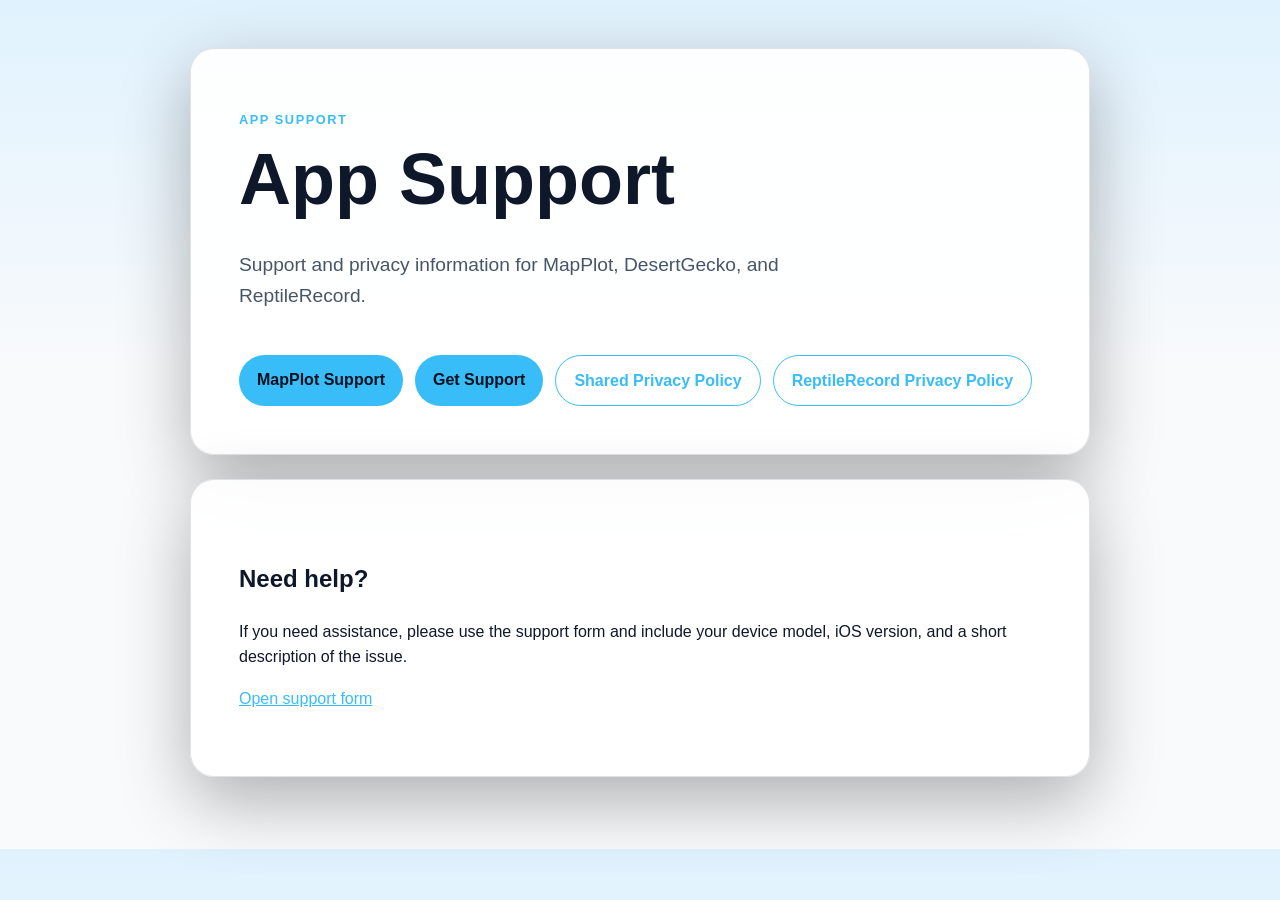
<file: index.html>
<!DOCTYPE html>
<html lang="en">
<head>
  <meta charset="UTF-8" />
  <meta name="viewport" content="width=device-width, initial-scale=1.0" />
  <title>App Support</title>
  <link rel="stylesheet" href="styles.css" />
</head>
<body>
  <main class="container">
    <section class="card hero">
      <p class="eyebrow">App Support</p>
      <h1>App Support</h1>
      <p class="lead">Support and privacy information for MapPlot, DesertGecko, and ReptileRecord.</p>
      <div class="actions">
        <a class="button" href="mapplot-support.html">MapPlot Support</a>
        <a class="button" href="support.html">Get Support</a>
        <a class="button secondary" href="privacy.html">Shared Privacy Policy</a>
        <a class="button secondary" href="reptilerecord-privacy.html">ReptileRecord Privacy Policy</a>
      </div>
    </section>

    <section class="card">
      <h2>Need help?</h2>
      <p>If you need assistance, please use the support form and include your device model, iOS version, and a short description of the issue.</p>
      <p><a href="support.html">Open support form</a></p>
    </section>
  </main>
</body>
</html>
</file>
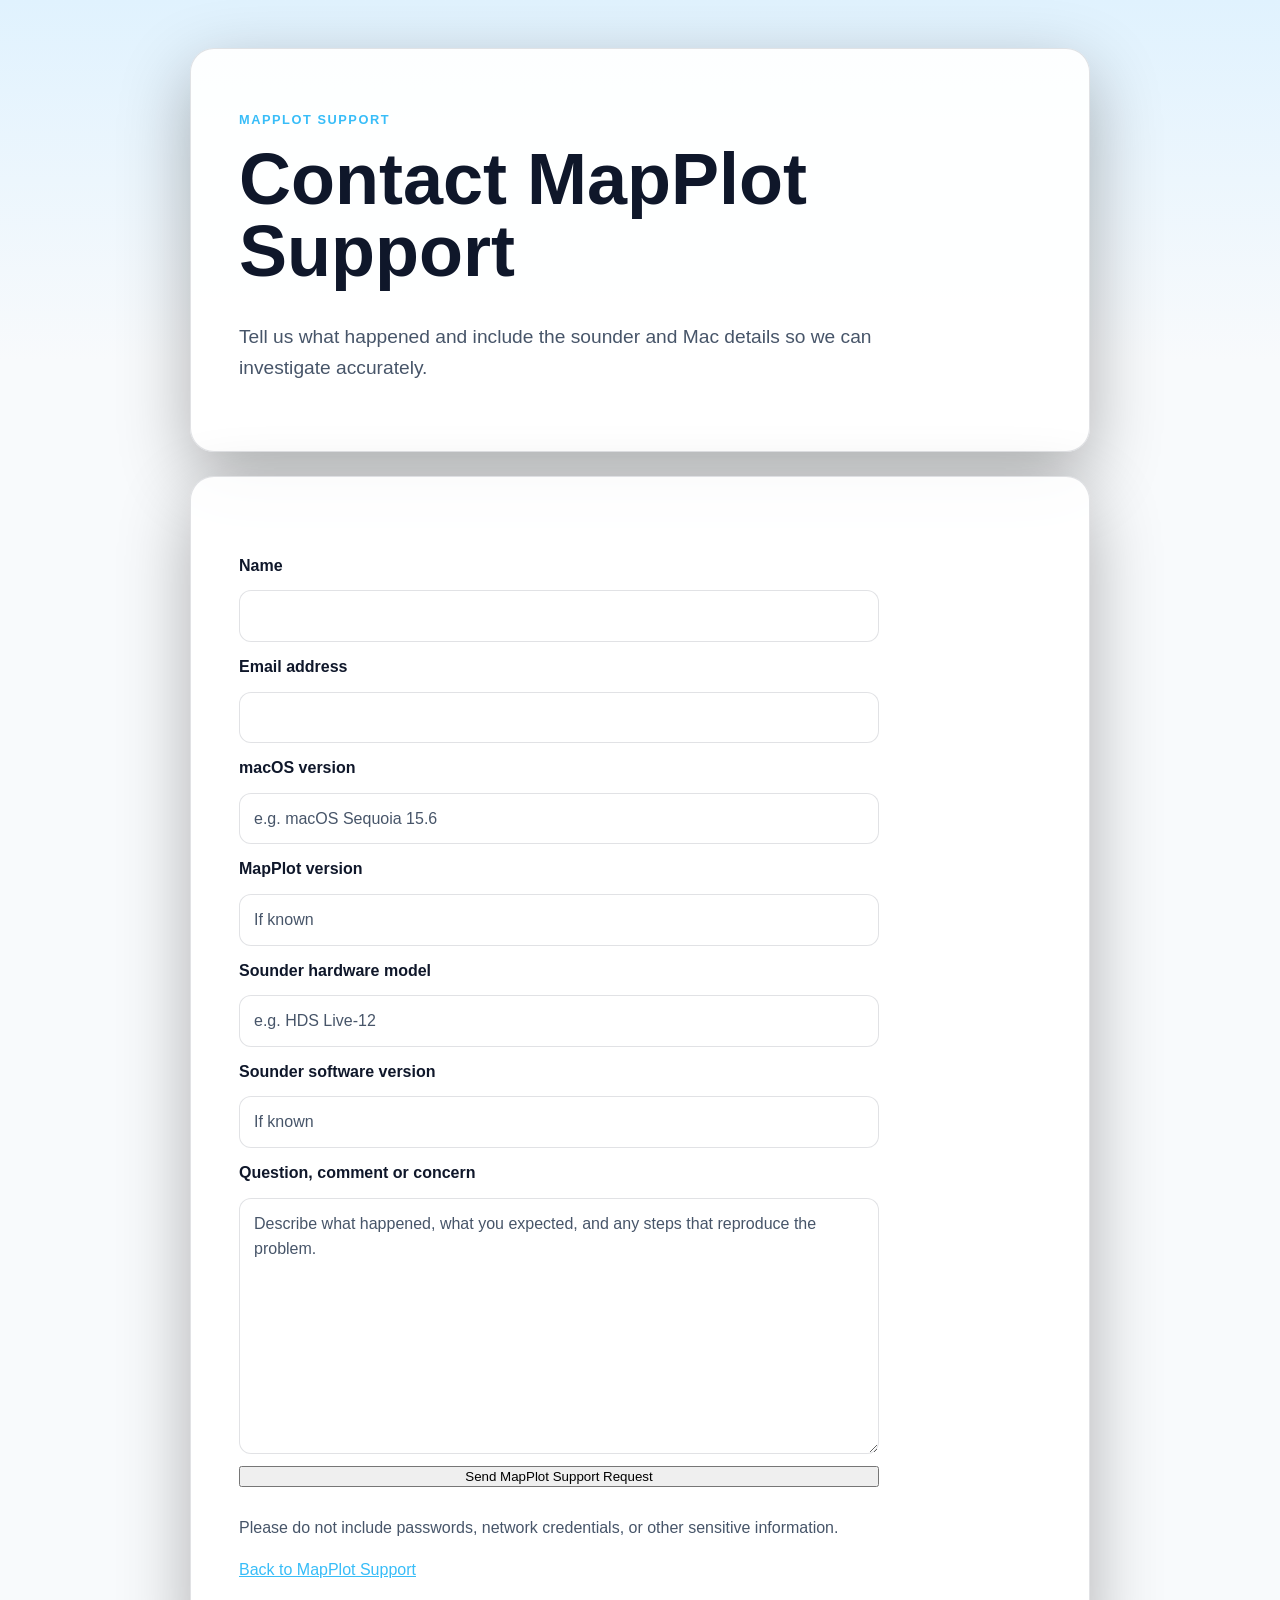
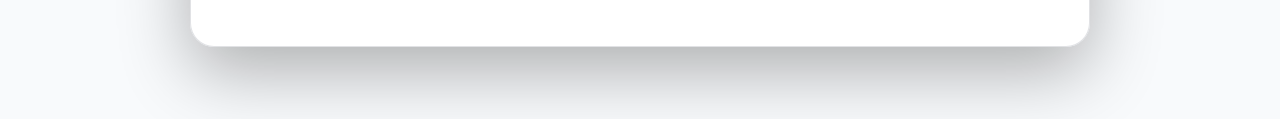
<file: mapplot-contact.html>
<!DOCTYPE html>
<html lang="en">
<head>
  <meta charset="UTF-8" />
  <meta name="viewport" content="width=device-width, initial-scale=1.0" />
  <title>Contact MapPlot Support</title>
  <link rel="stylesheet" href="styles.css" />
</head>
<body>
  <main class="container">
    <section class="card hero">
      <p class="eyebrow">MapPlot Support</p>
      <h1>Contact MapPlot Support</h1>
      <p class="lead">Tell us what happened and include the sounder and Mac details so we can investigate accurately.</p>
    </section>

    <section class="card">
      <form class="support-form" action="https://formsubmit.co/benderclaw01@gmail.com" method="POST">
        <input type="hidden" name="_subject" value="MapPlot support request" />
        <input type="hidden" name="_template" value="table" />
        <input type="hidden" name="_captcha" value="false" />
        <input type="hidden" name="_next" value="https://btu00.github.io/my-app-support/thanks.html" />
        <input type="hidden" name="app" value="MapPlot" />

        <label for="name">Name</label>
        <input id="name" name="name" type="text" autocomplete="name" required />

        <label for="email">Email address</label>
        <input id="email" name="email" type="email" autocomplete="email" required />

        <label for="macos_version">macOS version</label>
        <input id="macos_version" name="macos_version" type="text" placeholder="e.g. macOS Sequoia 15.6" required />

        <label for="mapplot_version">MapPlot version</label>
        <input id="mapplot_version" name="mapplot_version" type="text" placeholder="If known" />

        <label for="sounder_model">Sounder hardware model</label>
        <input id="sounder_model" name="sounder_model" type="text" placeholder="e.g. HDS Live-12" />

        <label for="sounder_software_version">Sounder software version</label>
        <input id="sounder_software_version" name="sounder_software_version" type="text" placeholder="If known" />

        <label for="message">Question, comment or concern</label>
        <textarea id="message" name="message" rows="9" required placeholder="Describe what happened, what you expected, and any steps that reproduce the problem."></textarea>

        <button type="submit">Send MapPlot Support Request</button>
      </form>
      <p class="note">Please do not include passwords, network credentials, or other sensitive information.</p>
      <p><a href="mapplot-support.html">Back to MapPlot Support</a></p>
    </section>
  </main>
</body>
</html>
</file>
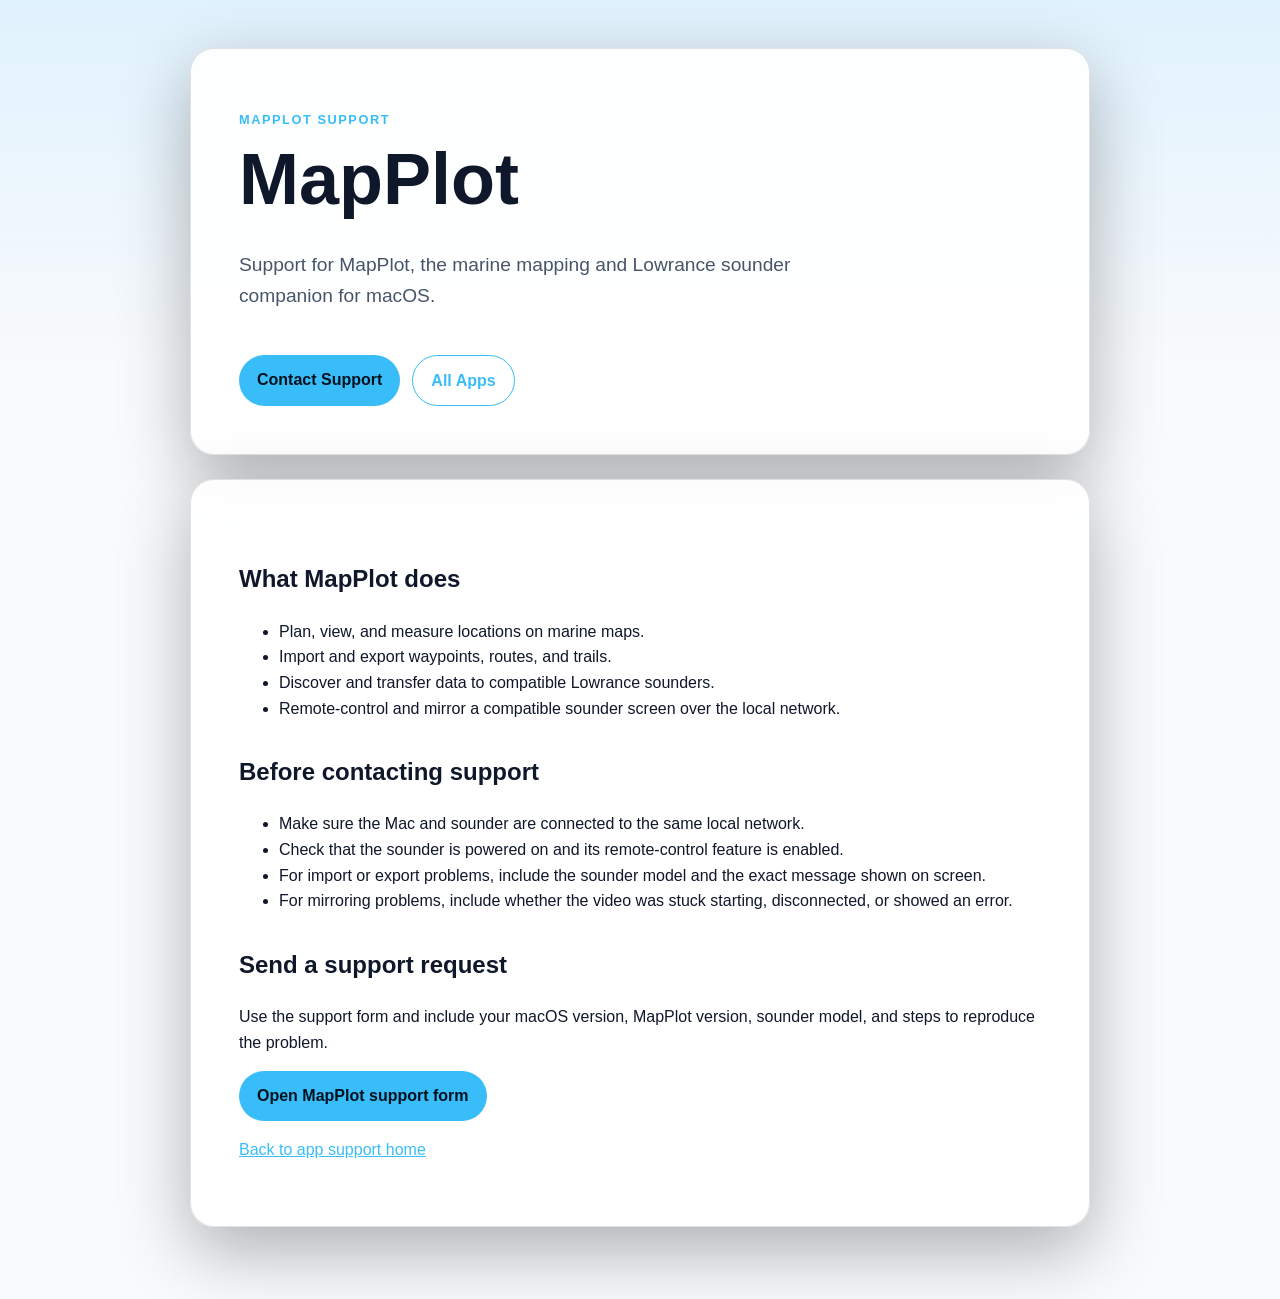
<file: mapplot-support.html>
<!DOCTYPE html>
<html lang="en">
<head>
  <meta charset="UTF-8" />
  <meta name="viewport" content="width=device-width, initial-scale=1.0" />
  <title>MapPlot Support</title>
  <link rel="stylesheet" href="styles.css" />
</head>
<body>
  <main class="container">
    <section class="card hero">
      <p class="eyebrow">MapPlot Support</p>
      <h1>MapPlot</h1>
      <p class="lead">Support for MapPlot, the marine mapping and Lowrance sounder companion for macOS.</p>
      <div class="actions">
        <a class="button" href="mapplot-contact.html">Contact Support</a>
        <a class="button secondary" href="index.html">All Apps</a>
      </div>
    </section>

    <section class="card">
      <h2>What MapPlot does</h2>
      <ul>
        <li>Plan, view, and measure locations on marine maps.</li>
        <li>Import and export waypoints, routes, and trails.</li>
        <li>Discover and transfer data to compatible Lowrance sounders.</li>
        <li>Remote-control and mirror a compatible sounder screen over the local network.</li>
      </ul>

      <h2>Before contacting support</h2>
      <ul>
        <li>Make sure the Mac and sounder are connected to the same local network.</li>
        <li>Check that the sounder is powered on and its remote-control feature is enabled.</li>
        <li>For import or export problems, include the sounder model and the exact message shown on screen.</li>
        <li>For mirroring problems, include whether the video was stuck starting, disconnected, or showed an error.</li>
      </ul>

      <h2>Send a support request</h2>
      <p>Use the support form and include your macOS version, MapPlot version, sounder model, and steps to reproduce the problem.</p>
      <p><a class="button" href="mapplot-contact.html">Open MapPlot support form</a></p>
      <p><a href="index.html">Back to app support home</a></p>
    </section>
  </main>
</body>
</html>
</file>
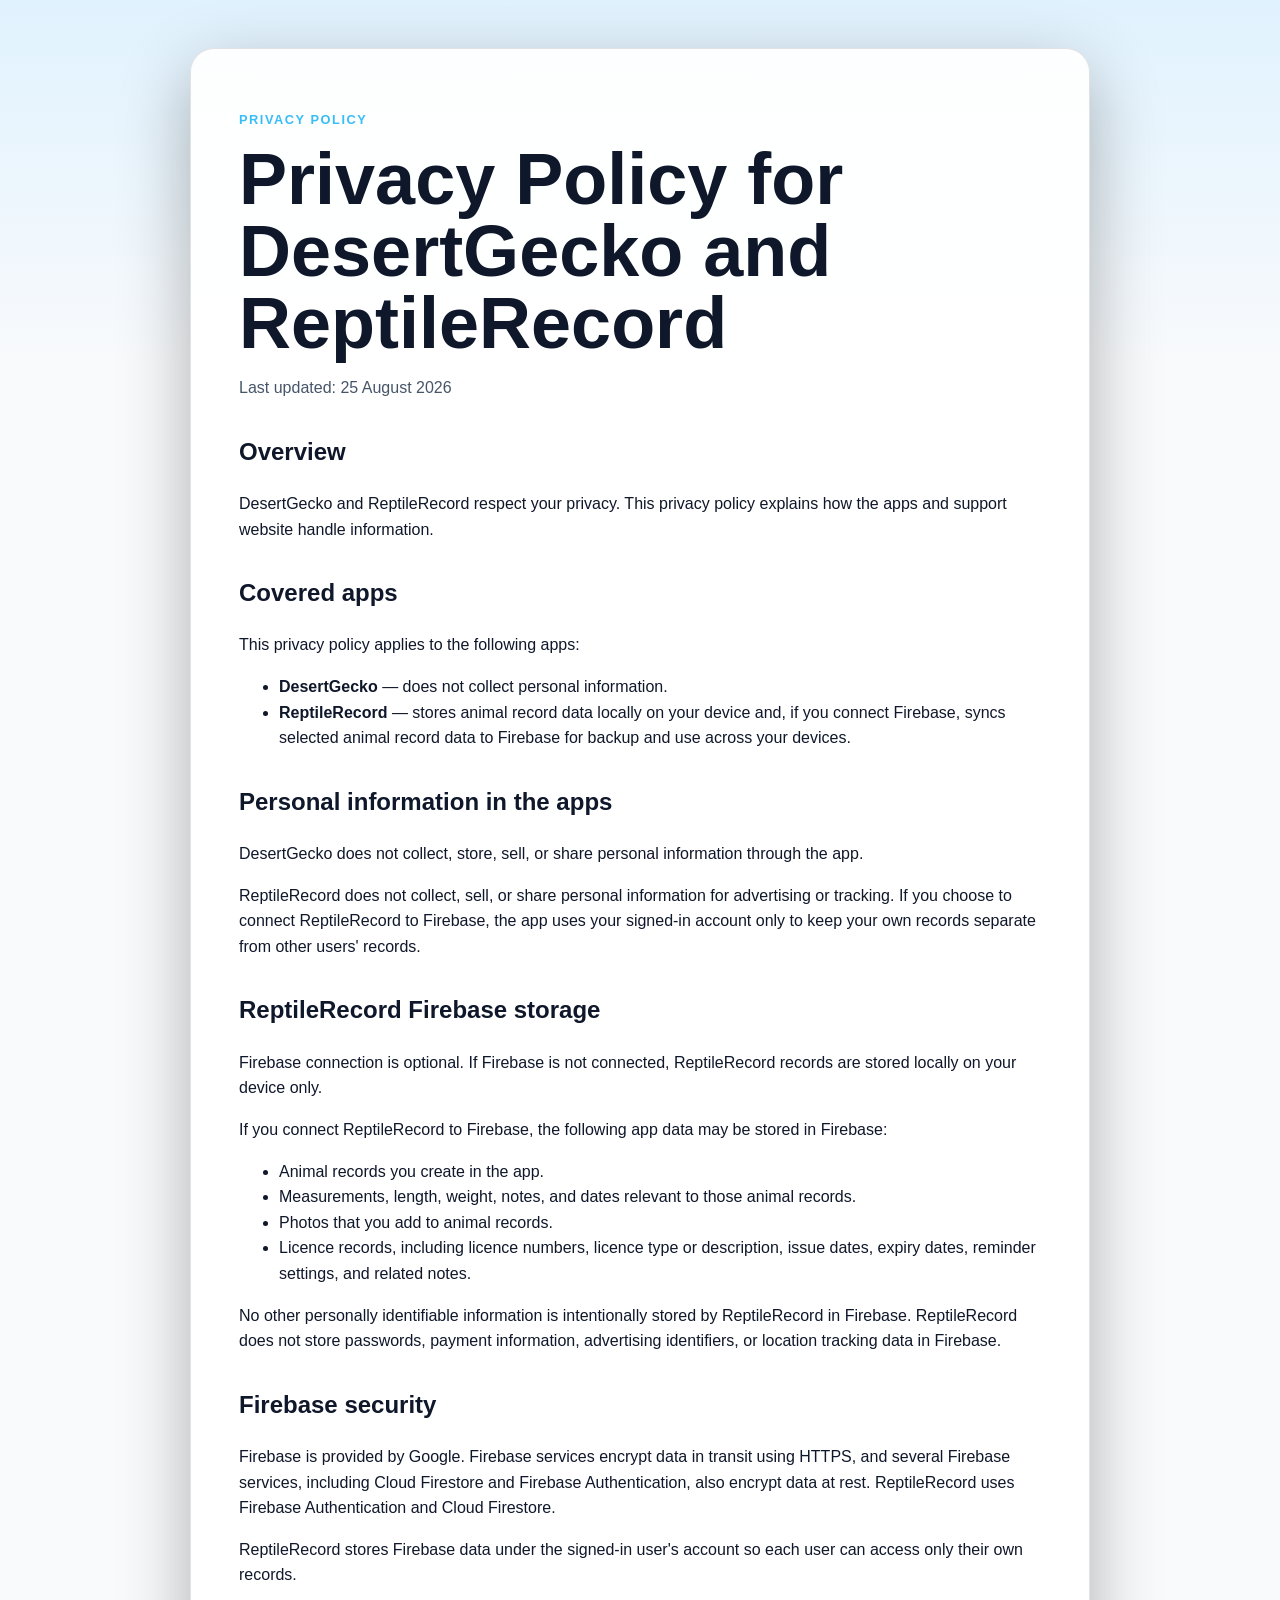
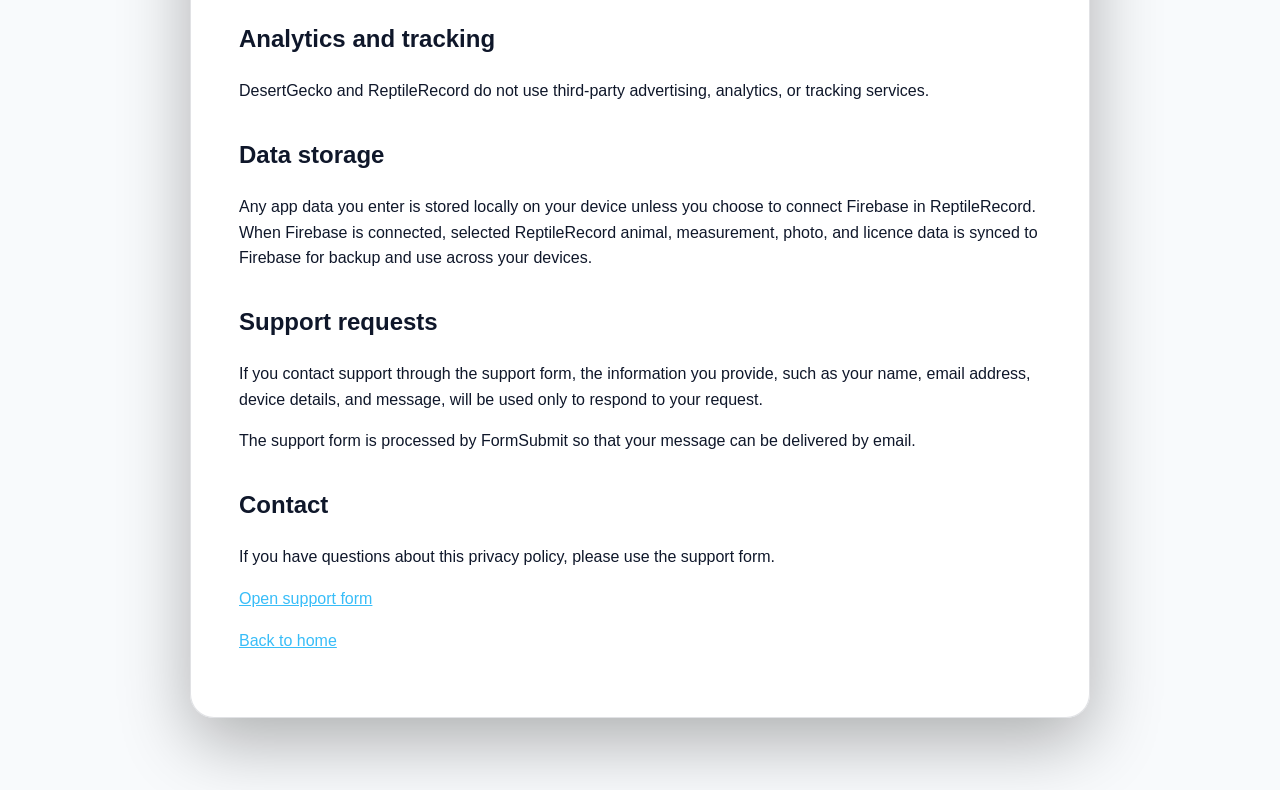
<file: privacy.html>
<!DOCTYPE html>
<html lang="en">
<head>
  <meta charset="UTF-8" />
  <meta name="viewport" content="width=device-width, initial-scale=1.0" />
  <title>Privacy Policy - Apps by Brett</title>
  <link rel="stylesheet" href="styles.css" />
</head>
<body>
  <main class="container">
    <section class="card">
      <p class="eyebrow">Privacy Policy</p>
      <h1>Privacy Policy for DesertGecko and ReptileRecord</h1>
      <p class="updated">Last updated: 25 August 2026</p>

      <h2>Overview</h2>
      <p>DesertGecko and ReptileRecord respect your privacy. This privacy policy explains how the apps and support website handle information.</p>

      <h2>Covered apps</h2>
      <p>This privacy policy applies to the following apps:</p>
      <ul>
        <li><strong>DesertGecko</strong> — does not collect personal information.</li>
        <li><strong>ReptileRecord</strong> — stores animal record data locally on your device and, if you connect Firebase, syncs selected animal record data to Firebase for backup and use across your devices.</li>
      </ul>

      <h2>Personal information in the apps</h2>
      <p>DesertGecko does not collect, store, sell, or share personal information through the app.</p>
      <p>ReptileRecord does not collect, sell, or share personal information for advertising or tracking. If you choose to connect ReptileRecord to Firebase, the app uses your signed-in account only to keep your own records separate from other users' records.</p>

      <h2>ReptileRecord Firebase storage</h2>
      <p>Firebase connection is optional. If Firebase is not connected, ReptileRecord records are stored locally on your device only.</p>
      <p>If you connect ReptileRecord to Firebase, the following app data may be stored in Firebase:</p>
      <ul>
        <li>Animal records you create in the app.</li>
        <li>Measurements, length, weight, notes, and dates relevant to those animal records.</li>
        <li>Photos that you add to animal records.</li>
        <li>Licence records, including licence numbers, licence type or description, issue dates, expiry dates, reminder settings, and related notes.</li>
      </ul>
      <p>No other personally identifiable information is intentionally stored by ReptileRecord in Firebase. ReptileRecord does not store passwords, payment information, advertising identifiers, or location tracking data in Firebase.</p>

      <h2>Firebase security</h2>
      <p>Firebase is provided by Google. Firebase services encrypt data in transit using HTTPS, and several Firebase services, including Cloud Firestore and Firebase Authentication, also encrypt data at rest. ReptileRecord uses Firebase Authentication and Cloud Firestore.</p>
      <p>ReptileRecord stores Firebase data under the signed-in user's account so each user can access only their own records.</p>

      <h2>Analytics and tracking</h2>
      <p>DesertGecko and ReptileRecord do not use third-party advertising, analytics, or tracking services.</p>

      <h2>Data storage</h2>
      <p>Any app data you enter is stored locally on your device unless you choose to connect Firebase in ReptileRecord. When Firebase is connected, selected ReptileRecord animal, measurement, photo, and licence data is synced to Firebase for backup and use across your devices.</p>

      <h2>Support requests</h2>
      <p>If you contact support through the support form, the information you provide, such as your name, email address, device details, and message, will be used only to respond to your request.</p>
      <p>The support form is processed by FormSubmit so that your message can be delivered by email.</p>

      <h2>Contact</h2>
      <p>If you have questions about this privacy policy, please use the support form.</p>
      <p><a href="support.html">Open support form</a></p>

      <p><a href="index.html">Back to home</a></p>
    </section>
  </main>
</body>
</html>
</file>
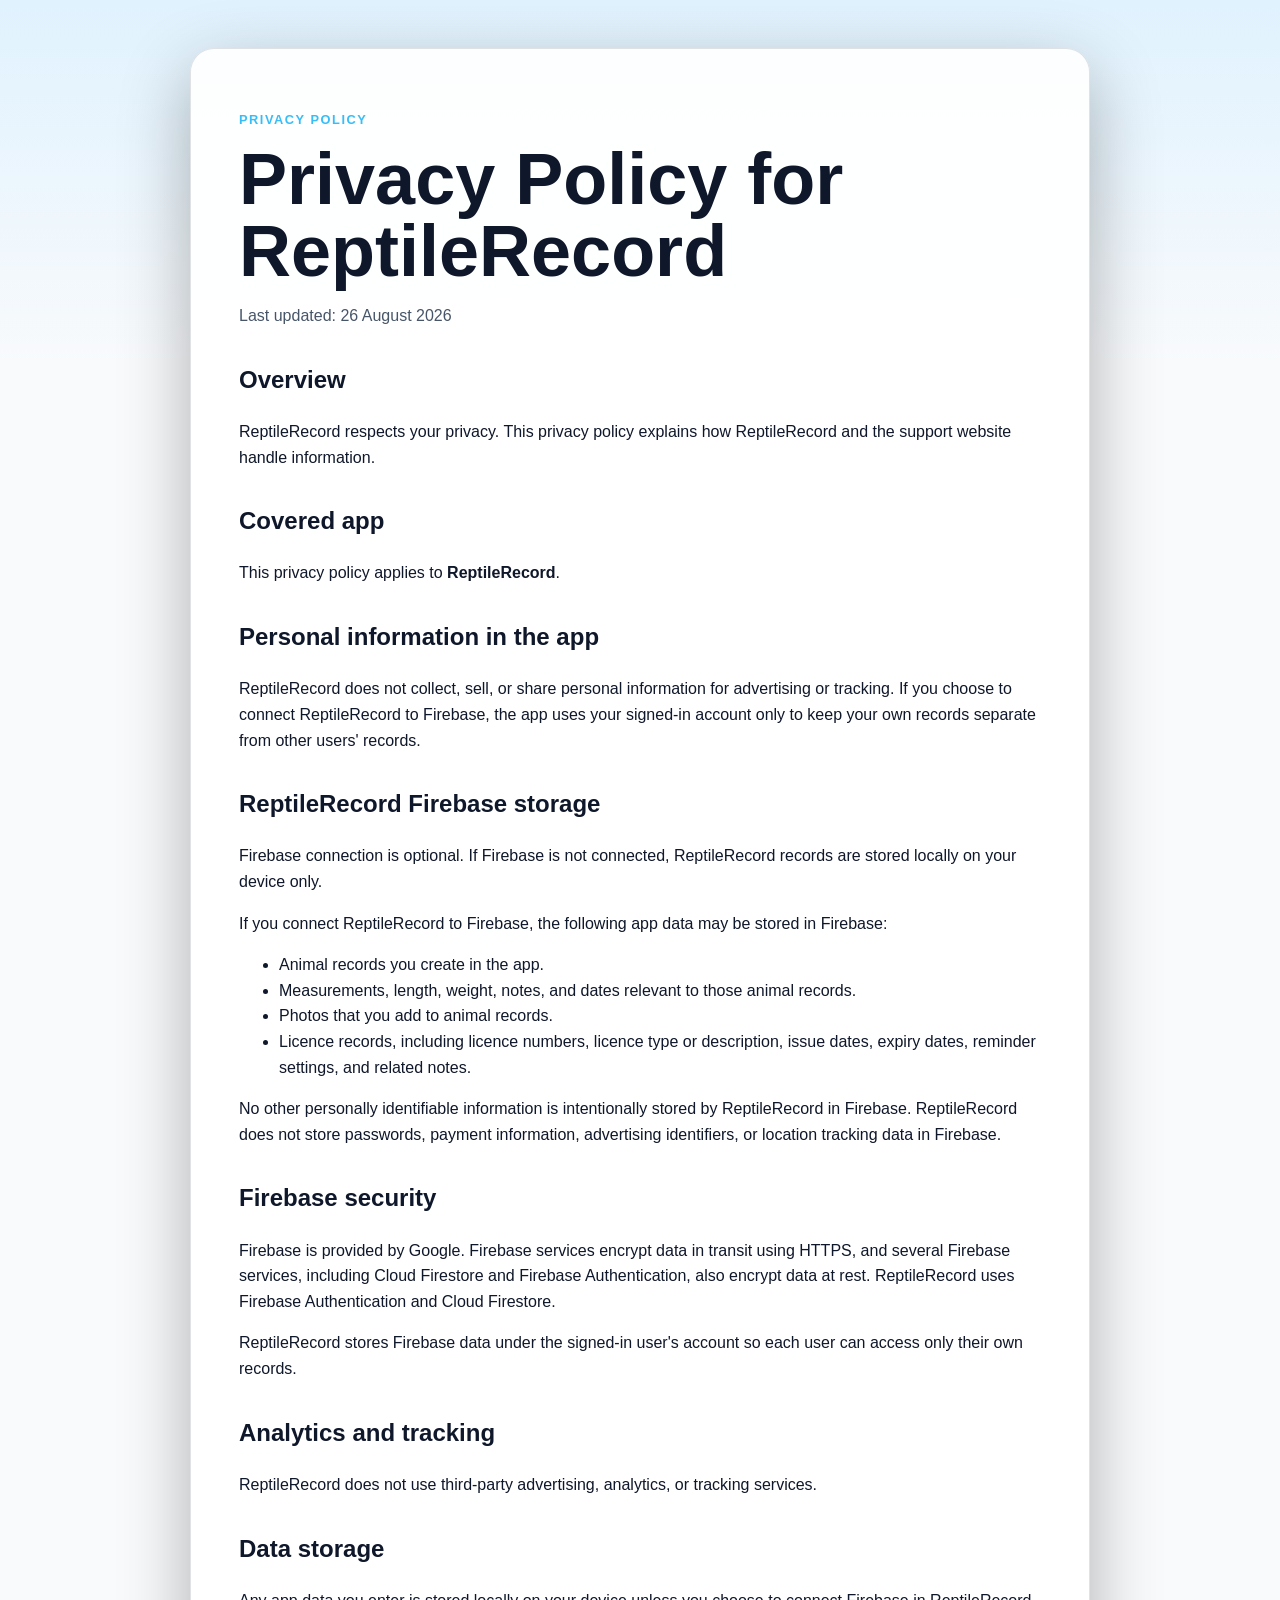
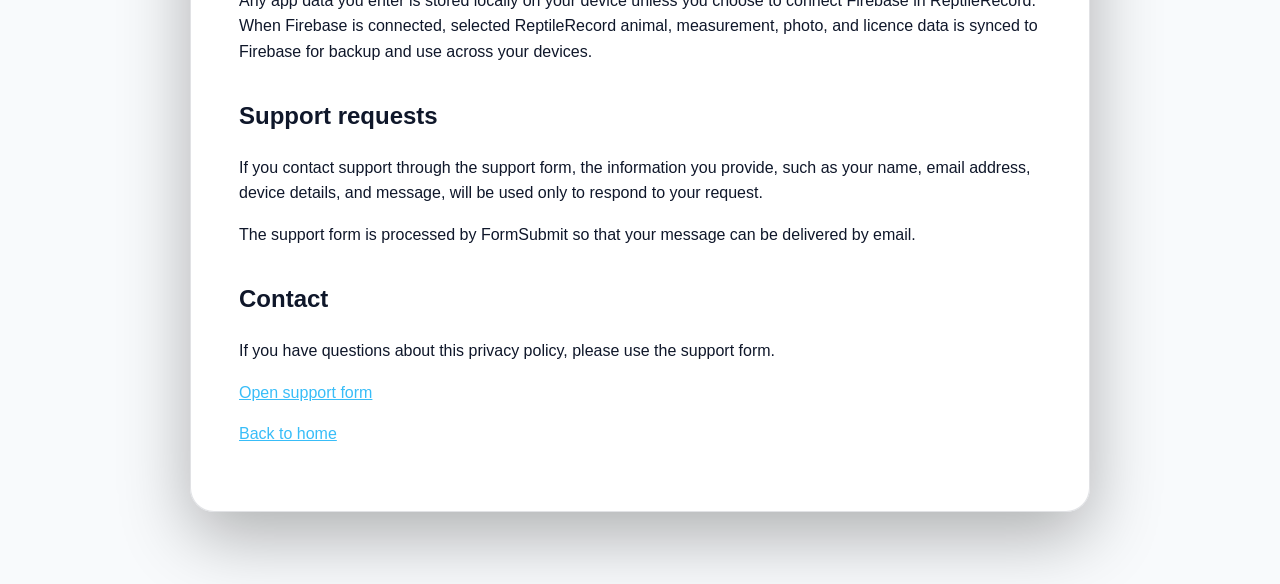
<file: reptilerecord-privacy.html>
<!DOCTYPE html>
<html lang="en">
<head>
  <meta charset="UTF-8" />
  <meta name="viewport" content="width=device-width, initial-scale=1.0" />
  <title>Privacy Policy - ReptileRecord</title>
  <link rel="stylesheet" href="styles.css" />
</head>
<body>
  <main class="container">
    <section class="card">
      <p class="eyebrow">Privacy Policy</p>
      <h1>Privacy Policy for ReptileRecord</h1>
      <p class="updated">Last updated: 26 August 2026</p>

      <h2>Overview</h2>
      <p>ReptileRecord respects your privacy. This privacy policy explains how ReptileRecord and the support website handle information.</p>

      <h2>Covered app</h2>
      <p>This privacy policy applies to <strong>ReptileRecord</strong>.</p>

      <h2>Personal information in the app</h2>
      <p>ReptileRecord does not collect, sell, or share personal information for advertising or tracking. If you choose to connect ReptileRecord to Firebase, the app uses your signed-in account only to keep your own records separate from other users' records.</p>

      <h2>ReptileRecord Firebase storage</h2>
      <p>Firebase connection is optional. If Firebase is not connected, ReptileRecord records are stored locally on your device only.</p>
      <p>If you connect ReptileRecord to Firebase, the following app data may be stored in Firebase:</p>
      <ul>
        <li>Animal records you create in the app.</li>
        <li>Measurements, length, weight, notes, and dates relevant to those animal records.</li>
        <li>Photos that you add to animal records.</li>
        <li>Licence records, including licence numbers, licence type or description, issue dates, expiry dates, reminder settings, and related notes.</li>
      </ul>
      <p>No other personally identifiable information is intentionally stored by ReptileRecord in Firebase. ReptileRecord does not store passwords, payment information, advertising identifiers, or location tracking data in Firebase.</p>

      <h2>Firebase security</h2>
      <p>Firebase is provided by Google. Firebase services encrypt data in transit using HTTPS, and several Firebase services, including Cloud Firestore and Firebase Authentication, also encrypt data at rest. ReptileRecord uses Firebase Authentication and Cloud Firestore.</p>
      <p>ReptileRecord stores Firebase data under the signed-in user's account so each user can access only their own records.</p>

      <h2>Analytics and tracking</h2>
      <p>ReptileRecord does not use third-party advertising, analytics, or tracking services.</p>

      <h2>Data storage</h2>
      <p>Any app data you enter is stored locally on your device unless you choose to connect Firebase in ReptileRecord. When Firebase is connected, selected ReptileRecord animal, measurement, photo, and licence data is synced to Firebase for backup and use across your devices.</p>

      <h2>Support requests</h2>
      <p>If you contact support through the support form, the information you provide, such as your name, email address, device details, and message, will be used only to respond to your request.</p>
      <p>The support form is processed by FormSubmit so that your message can be delivered by email.</p>

      <h2>Contact</h2>
      <p>If you have questions about this privacy policy, please use the support form.</p>
      <p><a href="support.html">Open support form</a></p>

      <p><a href="index.html">Back to home</a></p>
    </section>
  </main>
</body>
</html>
</file>
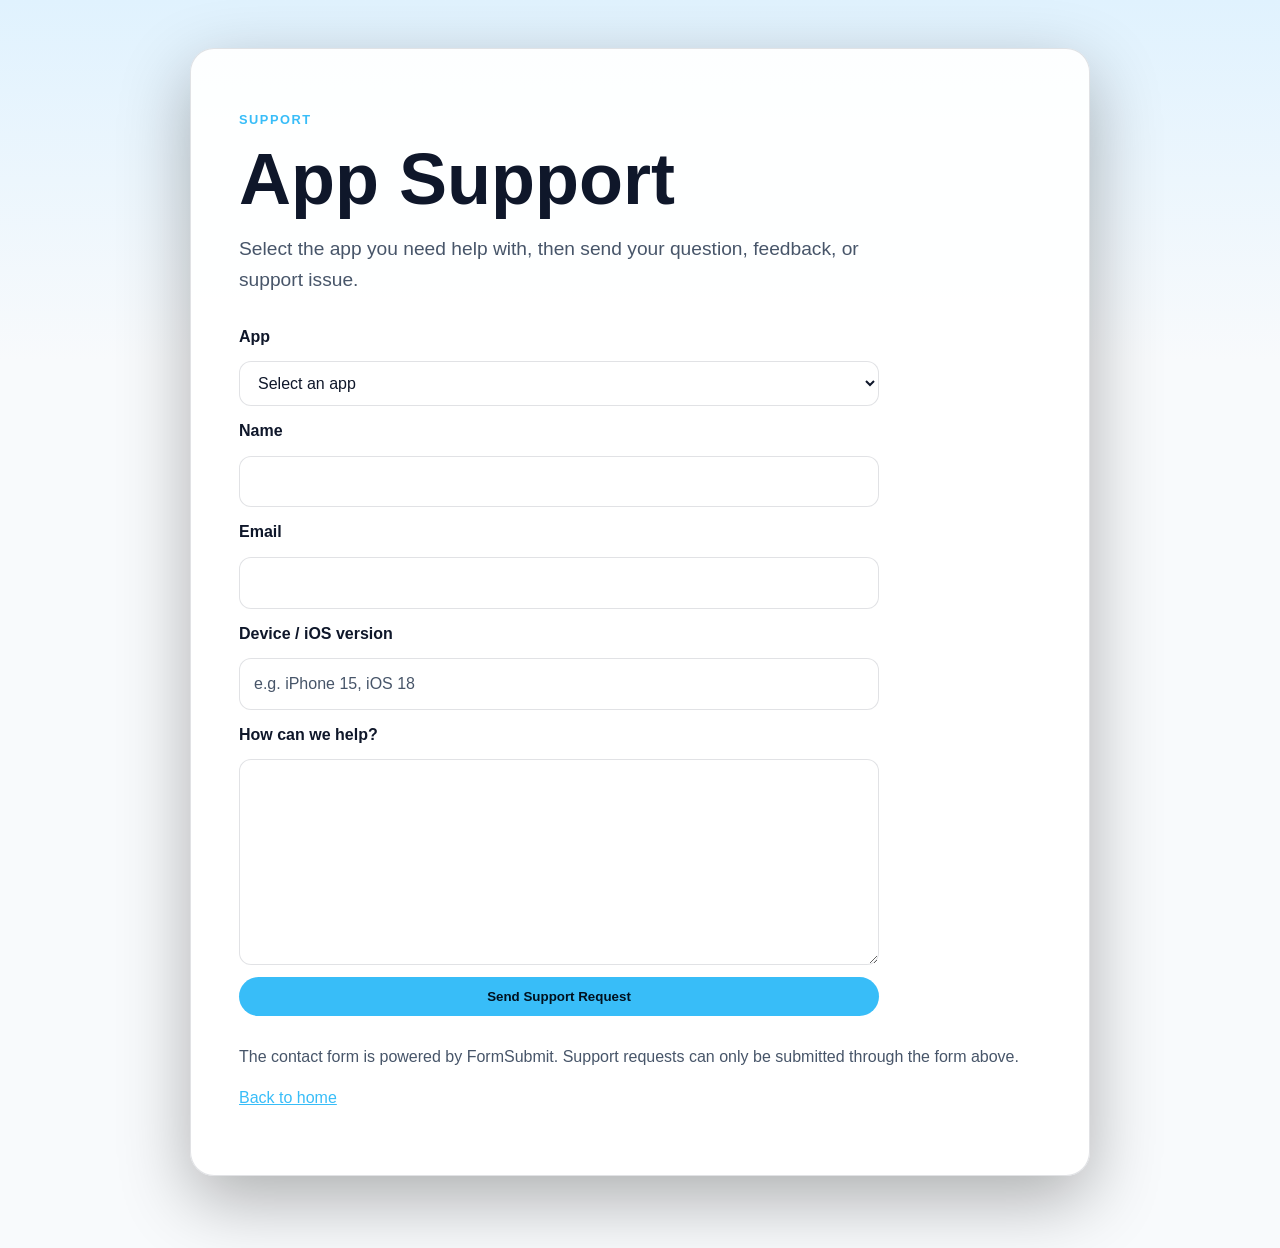
<file: support.html>
<!DOCTYPE html>
<html lang="en">
<head>
  <meta charset="UTF-8" />
  <meta name="viewport" content="width=device-width, initial-scale=1.0" />
  <title>Support - Apps by Brett</title>
  <link rel="stylesheet" href="styles.css" />
</head>
<body>
  <main class="container">
    <section class="card">
      <p class="eyebrow">Support</p>
      <h1>App Support</h1>
      <p class="lead">Select the app you need help with, then send your question, feedback, or support issue.</p>

      <form class="support-form" action="https://formsubmit.co/benderclaw01@gmail.com" method="POST">
        <input type="hidden" name="_subject" value="App Support Request" />
        <input type="hidden" name="_template" value="table" />
        <input type="hidden" name="_captcha" value="false" />
        <input type="hidden" name="_next" value="https://btu00.github.io/my-app-support/thanks.html" />

        <label for="app">App</label>
        <select id="app" name="app" required>
          <option value="" selected disabled>Select an app</option>
          <option value="MapPlot">MapPlot</option>
          <option value="DesertGecko">DesertGecko</option>
          <option value="ReptileRecord">ReptileRecord</option>
        </select>

        <label for="name">Name</label>
        <input id="name" name="name" type="text" autocomplete="name" required />

        <label for="email">Email</label>
        <input id="email" name="email" type="email" autocomplete="email" required />

        <label for="device">Device / iOS version</label>
        <input id="device" name="device" type="text" placeholder="e.g. iPhone 15, iOS 18" />

        <label for="message">How can we help?</label>
        <textarea id="message" name="message" rows="7" required></textarea>

        <button class="button" type="submit">Send Support Request</button>
      </form>

      <p class="note">The contact form is powered by FormSubmit. Support requests can only be submitted through the form above.</p>
      <p><a href="index.html">Back to home</a></p>
    </section>
  </main>
  <script>
    const app = new URLSearchParams(window.location.search).get("app");
    if (app) document.getElementById("app").value = app;
  </script>
</body>
</html>
</file>
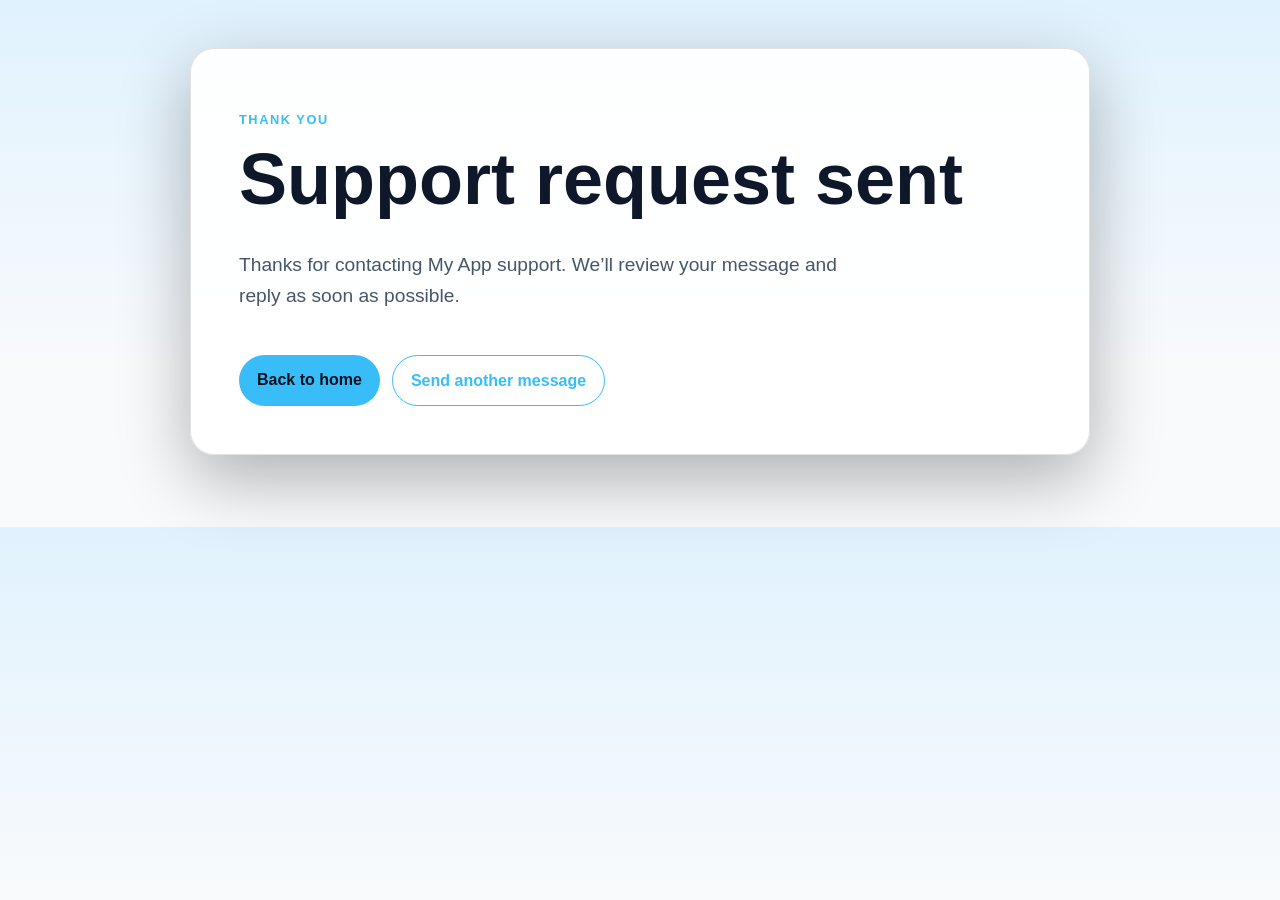
<file: thanks.html>
<!DOCTYPE html>
<html lang="en">
<head>
  <meta charset="UTF-8" />
  <meta name="viewport" content="width=device-width, initial-scale=1.0" />
  <title>Support Request Sent - My App</title>
  <link rel="stylesheet" href="styles.css" />
</head>
<body>
  <main class="container">
    <section class="card hero">
      <p class="eyebrow">Thank you</p>
      <h1>Support request sent</h1>
      <p class="lead">Thanks for contacting My App support. We’ll review your message and reply as soon as possible.</p>
      <div class="actions">
        <a class="button" href="index.html">Back to home</a>
        <a class="button secondary" href="support.html">Send another message</a>
      </div>
    </section>
  </main>
</body>
</html>
</file>
<file: styles.css>
:root {
  color-scheme: light dark;
  --bg: #0f172a;
  --card: #111827;
  --text: #f8fafc;
  --muted: #cbd5e1;
  --accent: #38bdf8;
  --accent-dark: #0284c7;
  --border: rgba(255,255,255,0.12);
}

* { box-sizing: border-box; }

body {
  margin: 0;
  font-family: -apple-system, BlinkMacSystemFont, "Segoe UI", Roboto, Helvetica, Arial, sans-serif;
  background: radial-gradient(circle at top, #1e293b 0, var(--bg) 48rem);
  color: var(--text);
  line-height: 1.6;
}

.container {
  width: min(900px, calc(100% - 32px));
  margin: 0 auto;
  padding: 48px 0;
}

.card {
  background: rgba(17, 24, 39, 0.88);
  border: 1px solid var(--border);
  border-radius: 24px;
  padding: clamp(24px, 5vw, 48px);
  margin-bottom: 24px;
  box-shadow: 0 24px 70px rgba(0,0,0,0.3);
}

.hero { min-height: 360px; display: flex; flex-direction: column; justify-content: center; }

.eyebrow {
  color: var(--accent);
  font-weight: 700;
  text-transform: uppercase;
  letter-spacing: 0.12em;
  font-size: 0.8rem;
}

h1 { font-size: clamp(2.4rem, 7vw, 4.5rem); line-height: 1; margin: 0 0 16px; }
h2 { margin-top: 32px; }
.lead { color: var(--muted); font-size: 1.2rem; max-width: 60ch; }
.updated, .note { color: var(--muted); }
a { color: var(--accent); }
.email { font-size: 1.1rem; font-weight: 700; }

.actions { display: flex; flex-wrap: wrap; gap: 12px; margin-top: 24px; }
.button {
  display: inline-block;
  padding: 12px 18px;
  border: 0;
  border-radius: 999px;
  background: var(--accent);
  color: #00111f;
  text-decoration: none;
  font-weight: 700;
  cursor: pointer;
}
.button.secondary {
  background: transparent;
  color: var(--accent);
  border: 1px solid var(--accent);
}

.support-form {
  display: grid;
  gap: 12px;
  max-width: 640px;
  margin: 28px 0;
}

.support-form label {
  font-weight: 700;
}

.support-form input,
.support-form select,
.support-form textarea {
  width: 100%;
  padding: 12px 14px;
  border-radius: 12px;
  border: 1px solid var(--border);
  background: rgba(255,255,255,0.08);
  color: var(--text);
  font: inherit;
}

.support-form select option {
  color: #0f172a;
}

.support-form input::placeholder,
.support-form textarea::placeholder {
  color: var(--muted);
}

@media (prefers-color-scheme: light) {
  :root {
    --bg: #f8fafc;
    --card: #ffffff;
    --text: #0f172a;
    --muted: #475569;
    --border: rgba(15,23,42,0.12);
  }
  body { background: linear-gradient(180deg, #e0f2fe 0, var(--bg) 360px); }
  .card { background: rgba(255,255,255,0.92); }
}
</file>
